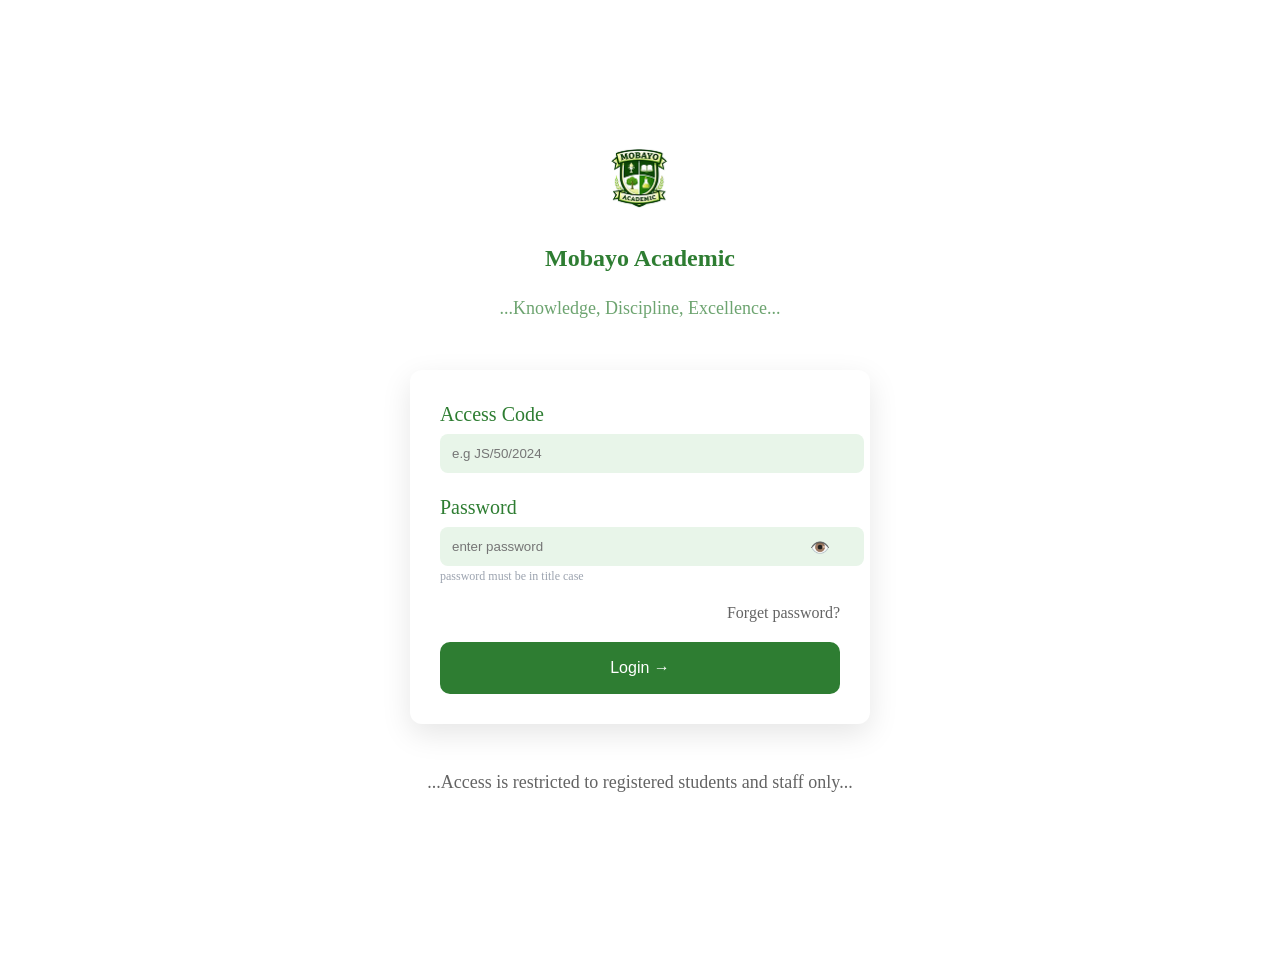
<file: index.html>
<!doctype html>
<html lang="en">
  <head>
    <meta charset="UTF-8" />
    <meta name="viewport" content="width=device-width, initial-scale=1.0" />
    <title>Login | Flama CBT</title>

    <link rel="stylesheet" href="./css/pages/login.css" />
  </head>

  <body>
    <main class="login-page">
      <!-- HEADER -->
      <section class="login-header">
        <img src="./assets/icons/logo.png" alt="School Logo" class="logo" />
        <h1>Mobayo Academic</h1>
        <p class="tagline">...Knowledge, Discipline, Excellence...</p>
      </section>

      <!-- CARD -->
      <section class="login-card">
        <form class="login-form">
          <!-- Access Code -->
          <div class="form-group">
            <label>Access Code</label>
            <input
              type="text"
              id="accessCode"
              placeholder="e.g JS/50/2024"
              required
            />

            <small class="error-message" id="accessError">
              Invalid access code
            </small>
          </div>

          <!-- Password -->
          <div class="form-group">
            <label>Password</label>

            <div class="password-wrapper">
              <input
                type="password"
                placeholder="enter password"
                id="password"
                required
              />
              <span class="toggle-password" id="togglePassword">👁️</span>
            </div>

            <small class="hint">password must be in title case</small>

            <small class="error-message" id="passwordError">
              Incorrect password
            </small>
          </div>

          <!-- Forgot -->
          <div class="forgot">
            <a href="#" id="forgotPasswordLink">Forget password?</a>
          </div>

          <!-- FORGOT PASSWORD MODAL -->
          <div class="modal-overlay" id="forgotModal">
            <div class="forgot-modal">
              <h3>⚠ Password Change Restricted</h3>

              <p>
                Please contact the school authority to recover or reset your
                password.
              </p>

              <button id="closeModal">Okay</button>
            </div>
          </div>

          <!-- Button -->
          <button type="submit" class="login-btn">Login →</button>
        </form>
      </section>

      <!-- FOOTER -->
      <p class="access-note change-color">
        ...Access is restricted to registered students and staff only...
      </p>
    </main>

    <script src="./js/pages/login.js"></script>
  </body>
</html>
</file>
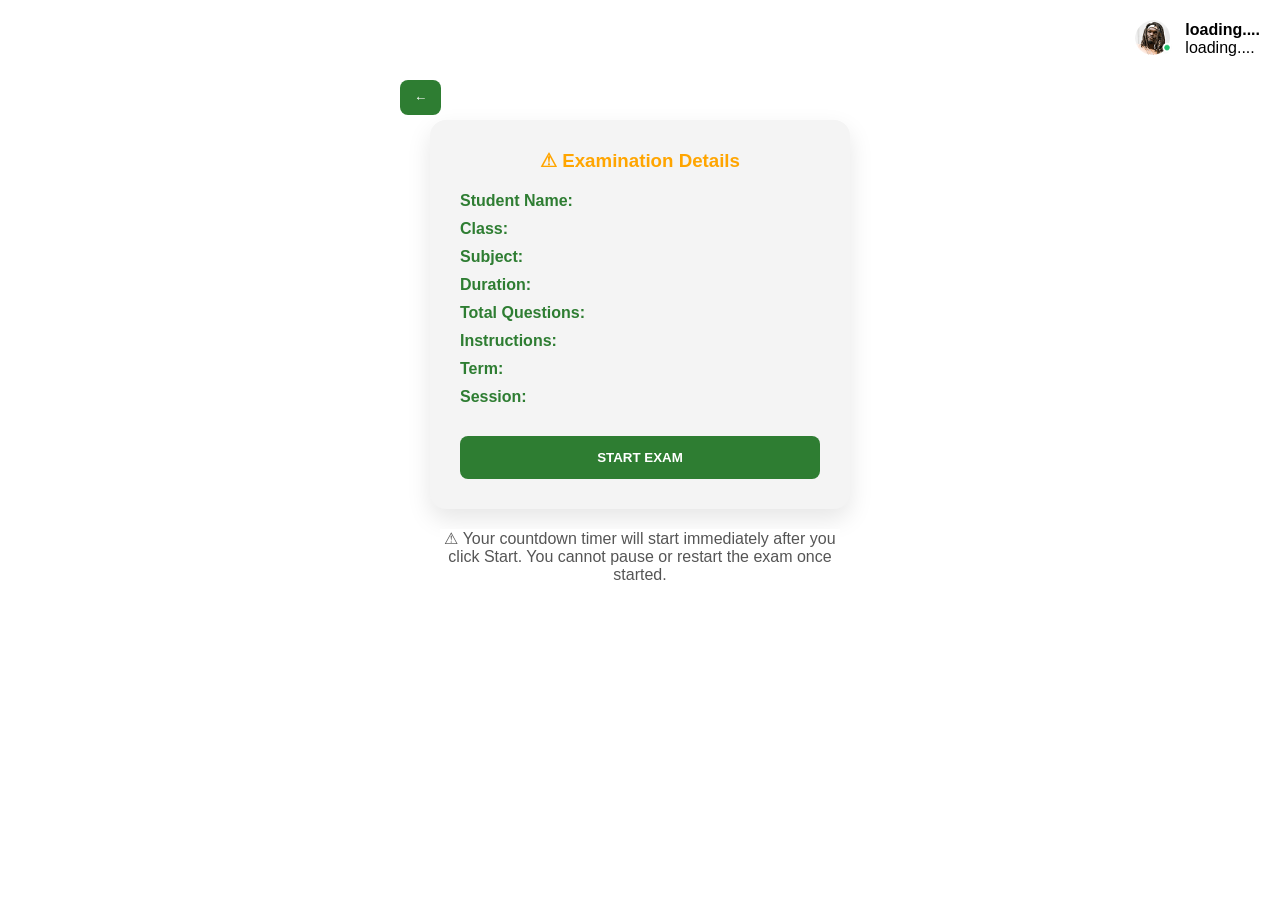
<file: pages/exam-start.html>
<!doctype html>
<html lang="en">
  <head>
    <meta charset="UTF-8" />
    <meta name="viewport" content="width=device-width, initial-scale=1.0" />
    <title>Exam Details</title>

    <link rel="stylesheet" href="../css/pages/exam-start.css" />
  </head>

  <body>
    <!-- TOP RIGHT USER -->
    <div class="top-right">
      <img src="../assets/icons/avatar.png" />
      <div>
        <h4 id="topStudentName">loading....</h4>
        <p id="topStudentClass" >loading....</p>
      </div>
    </div>

    <!-- BACK BUTTON -->
    <button class="back-btn">←</button>

    <!-- EXAM CARD -->
    <div class="exam-container">
      <div class="exam-card">
        <h3 class="warning">⚠ Examination Details</h3>

        <div class="exam-info">
          <p><span>Student Name:</span> <span id="studentName"></span></p>
          <p><span>Class:</span> <span id="studentClass"></span></p>
          <p><span>Subject:</span> <span id="subject"></span></p>
          <p><span>Duration:</span> <span id="duration"></span></p>
          <p><span>Total Questions:</span> <span id="totalQuestions"></span></p>
          <p><span>Instructions:</span> <span id="instructions"></span></p>
          <p><span>Term:</span> <span id="term"></span></p>
          <p><span>Session:</span> <span id="session"></span></p>
        </div>

        <button class="start-btn">START EXAM</button>
      </div>

      <p class="note change-color">
        ⚠ Your countdown timer will start immediately after you click Start. You
        cannot pause or restart the exam once started.
      </p>
    </div>

    <script src="../js/pages/exam-start.js"></script>
  </body>
</html>
</file>
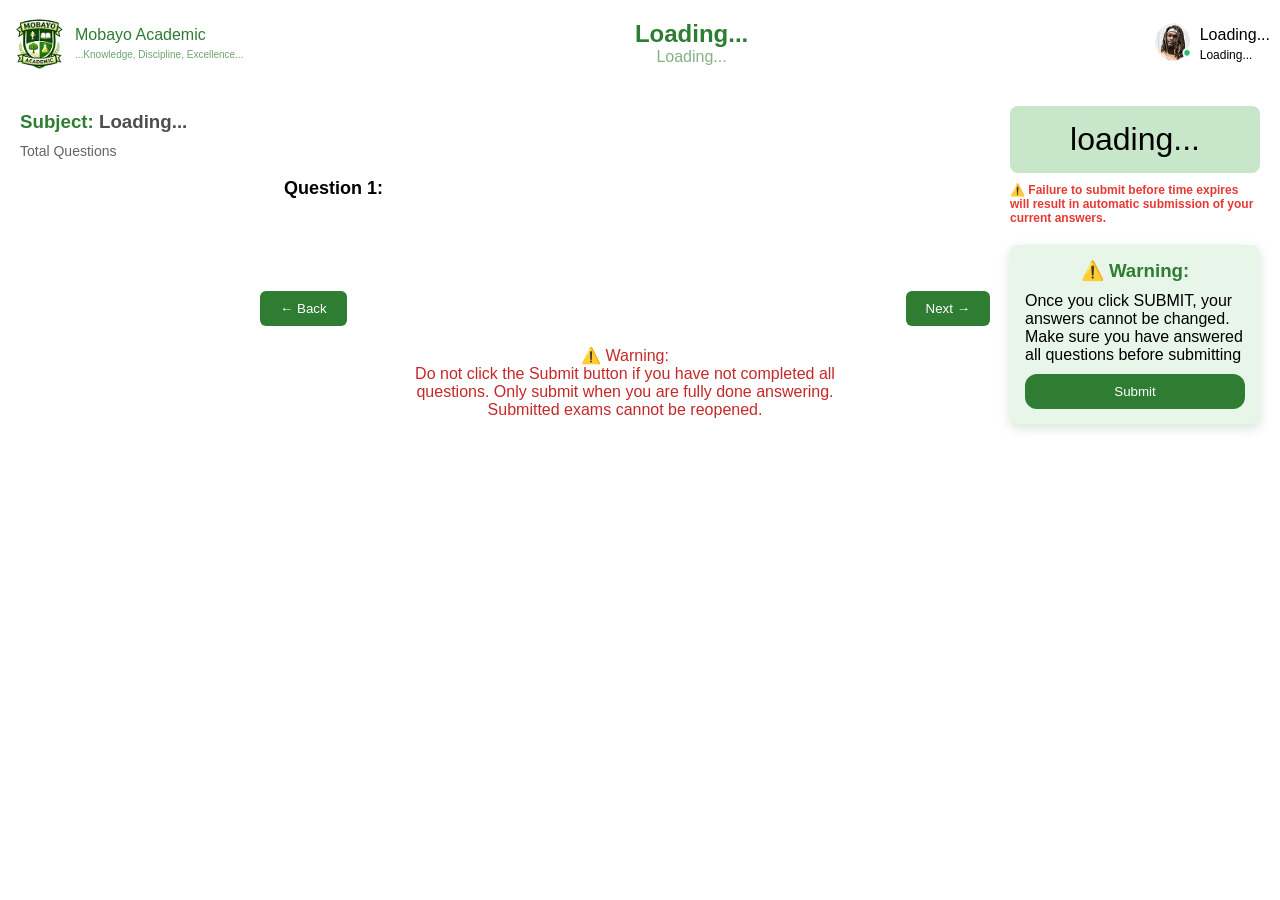
<file: pages/exam.html>
<!doctype html>
<html lang="en">
  <head>
    <meta charset="UTF-8" />
    <meta name="viewport" content="width=device-width, initial-scale=1.0" />
    <title>Exam</title>

    <link rel="stylesheet" href="../css/pages/login.css" />
    <link rel="stylesheet" href="../css/pages/exam.css" />
  </head>

  <body>
    <!-- TOP BAR -->
    <header class="topbar">
      <div class="brand">
        <img src="../assets/icons/logo.png" alt="logo" />
        <div>
          <h2>Mobayo Academic</h2>
          <p>...Knowledge, Discipline, Excellence...</p>
        </div>
      </div>

      <div class="exam-title">
        <h2 id="examTitle">Loading...</h2>
        <p class="sub" id="examInstruction">Loading...</p>
      </div>

      <div class="user-info">
        <img src="../assets/icons/avatar.png" alt="user" />
        <div>
          <h4 id="studentName">Loading...</h4>
          <p id="studentClass">Loading...</p>
        </div>
      </div>
    </header>

    <div class="exam-layout">
      <!-- LEFT PANEL -->
      <aside class="left-panel">
        <h3>Subject: <span id="subjectName">Loading...</span></h3>


        <p>Total Questions</p>

        <div class="question-grid" id="questionGrid"></div>
      </aside>

      <!-- CENTER -->
      <main class="exam-main">
        <!-- <h2>3rd Term Examination</h2>
        <p class="sub">Answer all questions</p> -->

        <div class="question-box">
          <h3 id="questionNumber">Question 1:</h3>
          <p id="questionText"></p>

          <div id="options" class="options"></div>
        </div>

        <div class="nav-buttons">
          <button id="prevBtn">← Back</button>
          <button id="nextBtn">Next →</button>
        </div>

        <p class="warning-text change-color">
          ⚠️ Warning: <br />
          Do not click the Submit button if you have not completed all
          questions. Only submit when you are fully done answering. Submitted
          exams cannot be reopened.
        </p>
      </main>

      <!-- RIGHT PANEL -->
      <aside class="right-panel">
        <div class="timer" id="timer">loading...</div>

        <p class="timer-warning">
          ⚠️ Failure to submit before time expires will result in automatic
          submission of your current answers.
        </p>

        <div class="submit-box">
          <h3>⚠️ Warning:</h3>
          <p>
            Once you click SUBMIT, your answers cannot be changed. Make sure you
            have answered all questions before submitting
          </p>
          <button id="submitBtn" onclick="openModal()">Submit</button>
        </div>
      </aside>
    </div>

    <!-- SUBMIT MODAL -->
    <div id="submitModal" class="modal hidden">
      <div class="modal-content">
        <h2>🚨 Are You Sure?</h2>
        <p>You are about to end and submit your exam.</p>

        <p><strong>📚 Subject:</strong> <span id="modalSubject"></span></p>
        <p><strong>Answered:</strong> <span id="answeredCount"></span></p>
        <p>
          <strong>⚠️ Unanswered:</strong> <span id="unansweredCount"></span>
        </p>

        <p class="warning-text">
          🚨 Warning: Unanswered questions will be marked as wrong.
        </p>

        <div class="modal-actions">
          <button class="back-btn" onclick="closeModal()">
            Back to Questions
          </button>
          <button class="submit-btn" onclick="confirmSubmit()">Submit</button>
        </div>
      </div>
    </div>

    <!-- SUCCESS MODAL -->
    <div id="successModal" class="modal hidden">
      <div class="modal-content success-box">
        <h2>✅ Examination!</h2>
        <p>Submitted successfully!</p>
        <p>
          Your examination has been submitted. Thank you for completing your
          exam.
        </p>

        <button onclick="goToDashboard()">Continue</button>
      </div>
    </div>

    <script src="../js/pages/exam2.js"></script>

    <script></script>
  </body>
</html>
</file>
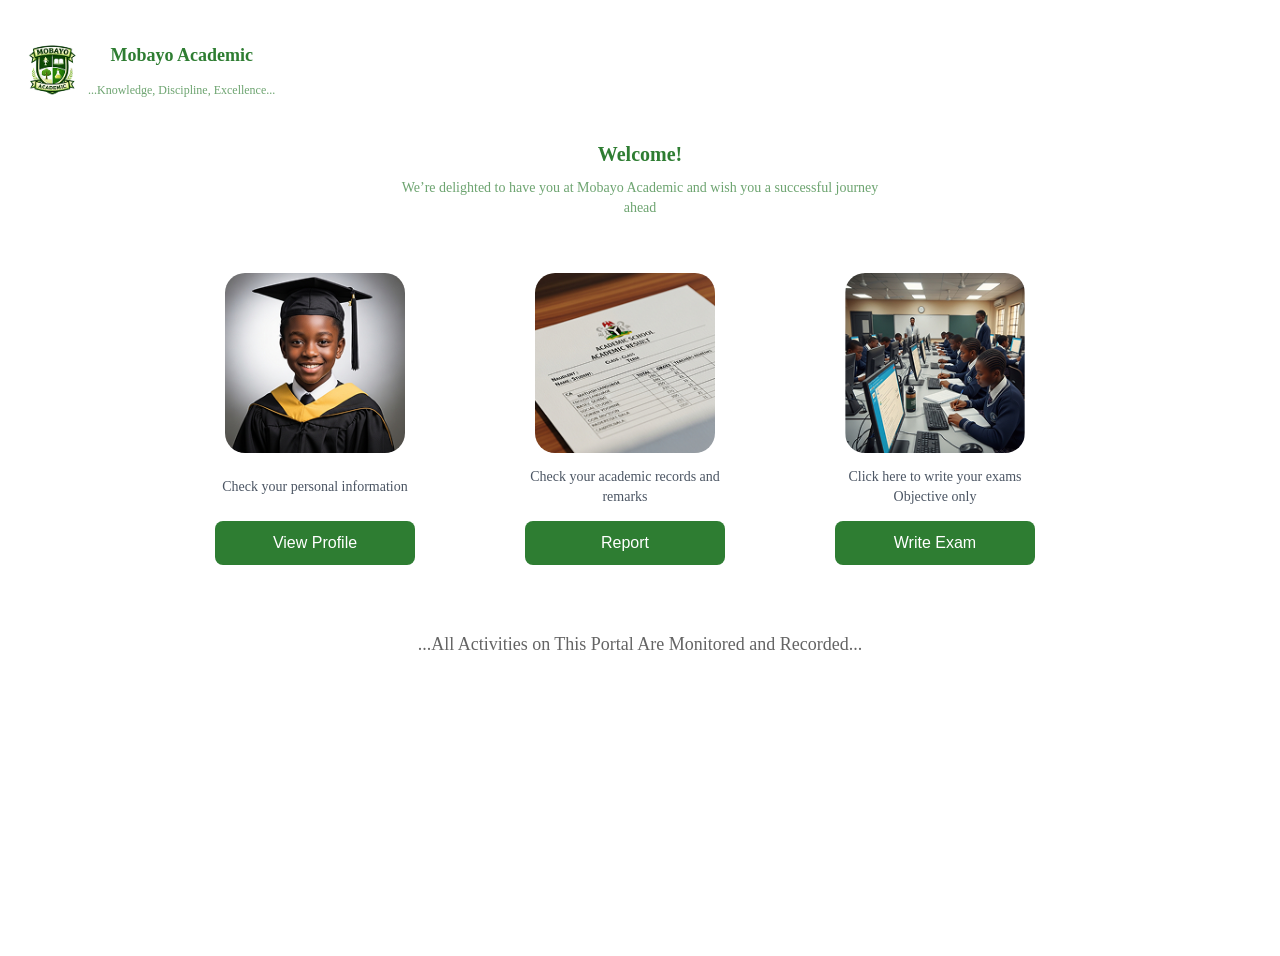
<file: pages/onboarding.html>
<!doctype html>
<html lang="en">
  <head>
    <meta charset="UTF-8" />
    <meta name="viewport" content="width=device-width, initial-scale=1.0" />
    <title>Onboarding | Flama CBT</title>

    <link rel="stylesheet" href="../css/pages/login.css" />
    <link rel="stylesheet" href="../css/pages/onboarding.css" />
  </head>

  <body>
    <main class="onboarding-page">
      <!-- TOP BAR -->
      <header class="topbar">
        <div class="brand">
          <img src="../assets/icons/logo.png" alt="logo" />
          <div>
            <h2>Mobayo Academic</h2>
            <p>...Knowledge, Discipline, Excellence...</p>
          </div>
        </div>
      </header>

      <!-- WELCOME -->
      <section class="welcome">
        <h1 id="welcomeName">Welcome!</h1>
        <p>
          We’re delighted to have you at Mobayo Academic and wish you a
          successful journey ahead
        </p>
      </section>

      <!-- CARDS -->
      <section class="card-grid">
        <!-- Profile -->
        <div class="card">
          <img src="../assets/images/profile.png" alt="Profile" />
          <p>Check your personal information</p>
          <button><a href="../pages/profile.html">View Profile</a></button>
        </div>

        <!-- Report -->
        <div class="card">
          <img src="../assets/images/report.png" alt="Report" />
          <p>Check your academic records and remarks</p>
          <button><a href="../pages/report.html">Report</a></button>
        </div>

        <!-- Exam -->
        <div class="card">
          <img src="../assets/images/exams.png" alt="Exam" />
          <p>
            Click here to write your exams <br />
            Objective only
          </p>
          <button><a href="../pages/exam-start.html">Write Exam</a></button>
        </div>
      </section>

      <!-- FOOTER -->
      <p class="footer-note change-color">
        ...All Activities on This Portal Are Monitored and Recorded...
      </p>
    </main>

     <script src="../js/pages/onboarding.js"></script>
  </body>
</html>
</file>
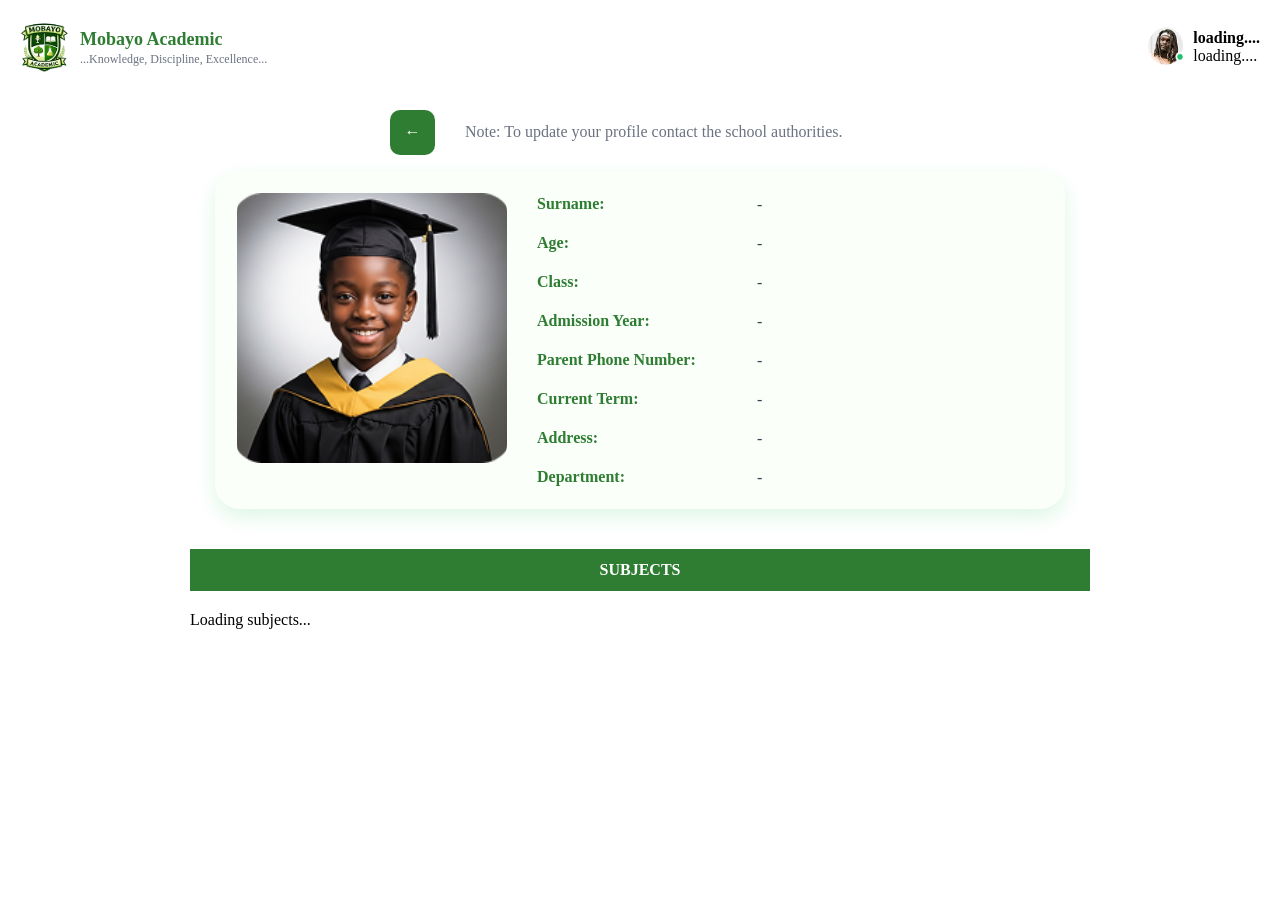
<file: pages/profile.html>
<!doctype html>
<html lang="en">
  <head>
    <meta charset="UTF-8" />
    <meta name="viewport" content="width=device-width, initial-scale=1.0" />
    <title>Profile | Flama CBT</title>

    <link rel="stylesheet" href="../css/pages/login.css" />
    <link rel="stylesheet" href="../css/pages/onboarding.css" />
    <link rel="stylesheet" href="../css/pages/profile.css" />
  </head>

  <body>
    <main class="profile-page">
      <!-- TOP BAR -->
      <header class="topbar">
        <div class="brand">
          <img src="../assets/icons/logo.png" alt="logo" />
          <div>
            <h2>Mobayo Academic</h2>
            <p>...Knowledge, Discipline, Excellence...</p>
          </div>
        </div>

        <div class="user-info">
          <img src="../assets/icons/avatar.png" alt="user" />
          <div>
            <h4 id="topStudentName" >loading....</h4>
            <p id="topStudentClass" >loading....</p>
          </div>
        </div>
      </header>

      <div class="top-section">
        <div class="back-btn">←</div>

        <!-- NOTE -->
        <p class="note change-color">
          Note: To update your profile contact the school authorities.
        </p>
      </div>

      <!-- PROFILE CARD -->
      <!-- <section class="profile-card">
        <div class="profile-image">
          <img src="../assets/images/profile.jpg" alt="student" />
        </div>

        <div class="profile-details">
          <div class="detail">
            <span>Surname:</span>
            <p>Adegbola Abiodun Odunyemi</p>
          </div>
          <div class="detail">
            <span>Age:</span>
            <p>18</p>
          </div>
          <div class="detail">
            <span>Class:</span>
            <p>Jss 3B</p>
          </div>
          <div class="detail">
            <span>Admission Year:</span>
            <p>2025</p>
          </div>
          <div class="detail">
            <span>Parent Phone Number:</span>
            <p>+2348012345678</p>
          </div>
          <div class="detail">
            <span>Current Term:</span>
            <p>3rd Term</p>
          </div>
          <div class="detail">
            <span>Address:</span>
            <p>7, Olumo street, Abeokuta, Ogun state.</p>
          </div>
          <div class="detail">
            <span>Department:</span>
            <p>Art Class</p>
          </div>
        </div>
      </section> -->

      <section class="profile-card">
        <div class="profile-left">
          <img src="../assets/images/profile.png" alt="student" />
        </div>

        <div class="profile-right">
          <div class="detail">
            <span>Surname:</span>
             <p id="studentName" >-</p>

          </div>

          <div class="detail">
            <span>Age:</span>
            <p id="studentAge">-</p>
          </div>

          <div class="detail">
            <span>Class:</span>
            <p id="studentClass">-</p>
          </div>

          <div class="detail">
            <span>Admission Year:</span>
            <p id="studentAdmissionYear">-</p>
          </div>

          <div class="detail">
            <span>Parent Phone Number:</span>
            <p id="studentParentPhone">-</p>
          </div>

          <div class="detail">
            <span>Current Term:</span>
            <p id="studentCurrentTerm">-</p>
          </div>

          <div class="detail full">
            <span>Address:</span>
            <p id="studentAddress">-</p>
          </div>

          <div class="detail">
            <span>Department:</span>
            <p id="studentDepartment" >-</p>
          </div>
        </div>
      </section>

      <!-- SUBJECTS -->
      <section class="subjects-section">
        <div class="subjects-header">SUBJECTS</div>

        <div class="subjects-grid" id="subjectsGrid">
          
          <p>Loading subjects...</p>
          
          <!--
          <ul>
            <li>Computer Studies / ICT</li>
            <li>Further Mathematics</li>
            <li>Basic Science and Technology</li>
            <li>Physical and Health Education</li>
            <li>Entrepreneurship Education</li>
          </ul>

          <ul>
            <li>English Language</li>
            <li>Mathematics</li>
            <li>Biology</li>
            <li>Social Studies</li>
            <li>Home Economics</li>
          </ul>

          <ul>
            <li>Business Studies</li>
            <li>Religious Studies</li>
            <li>Basic Technology</li>
            <li>Security Education</li>
            <li>Civic Education</li>
          </ul>

          <ul>
            <li>Fine Art</li>
            <li>Yoruba</li>
            <li>Music</li>
            <li>Literature</li>
          </ul>
          -->

        </div>
      </section>
    </main>

    <script src="../js/pages/profile.js"></script>
  </body>
</html>
</file>
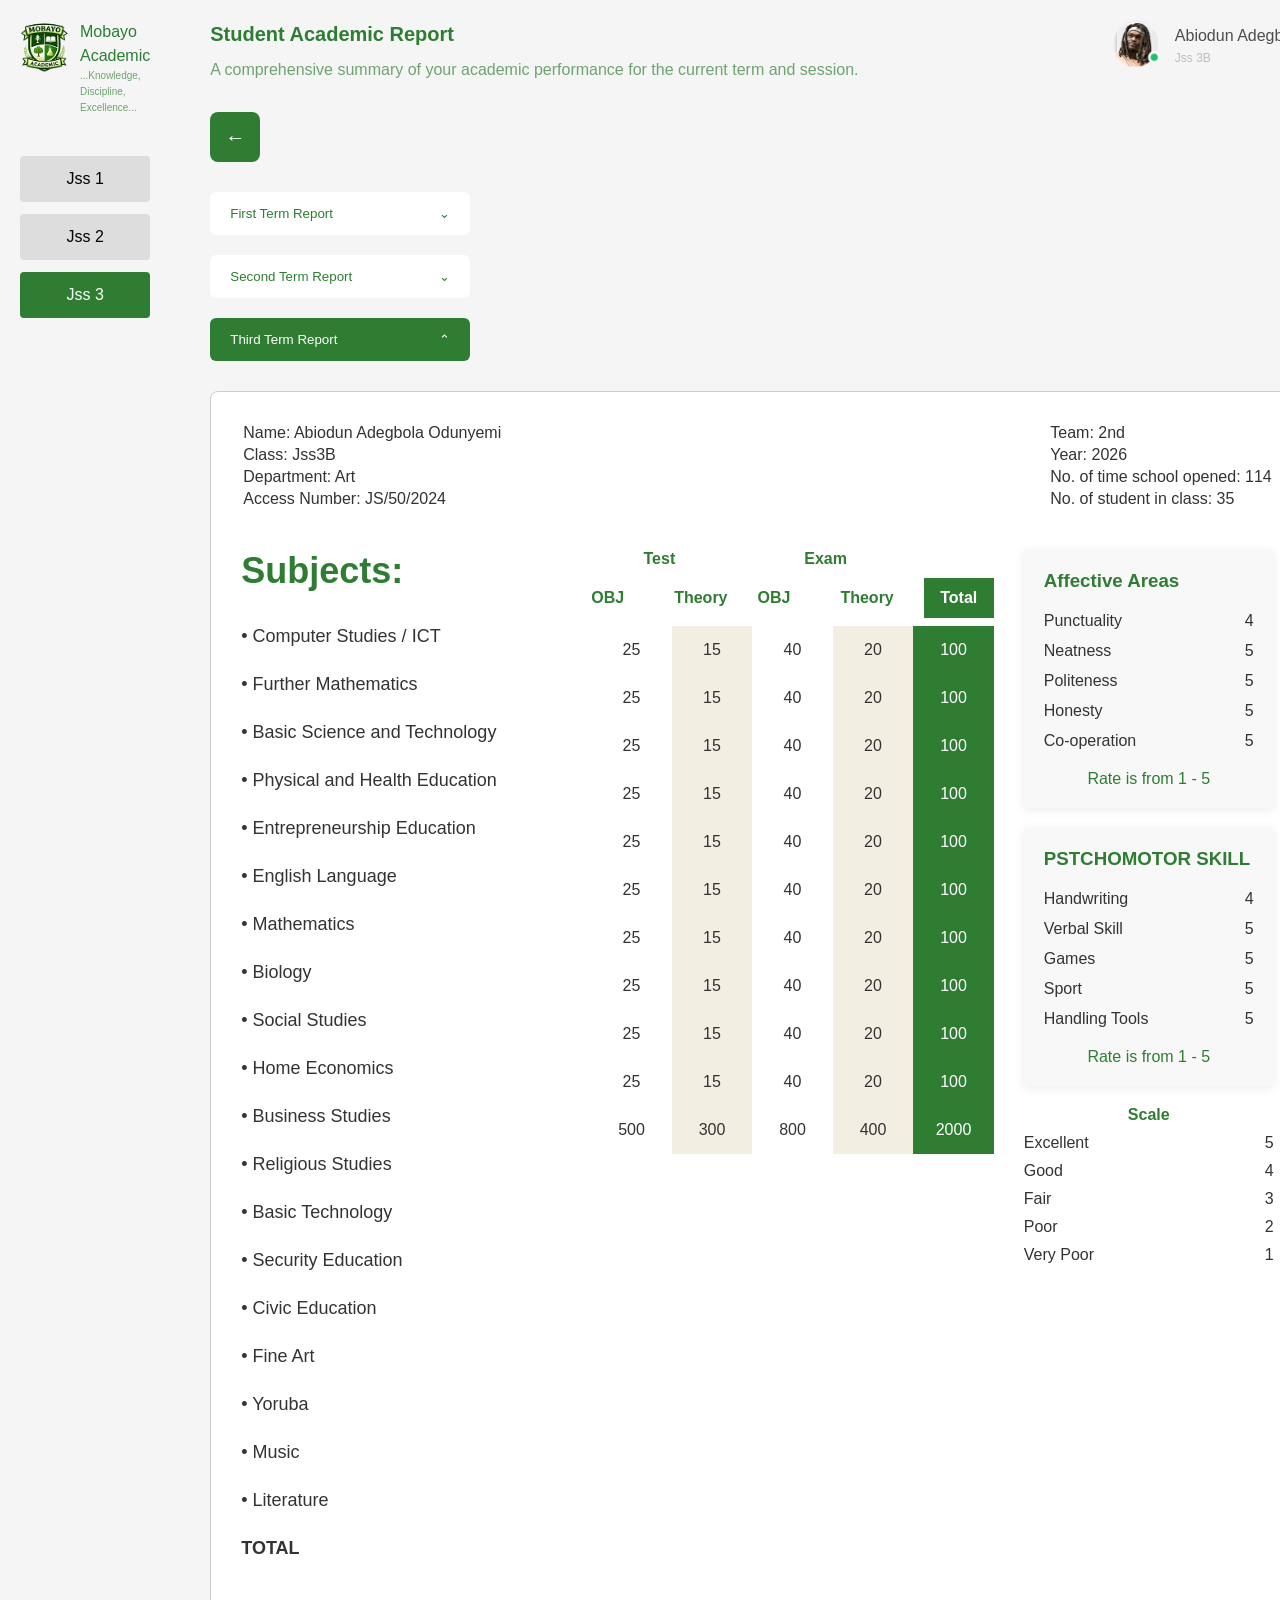
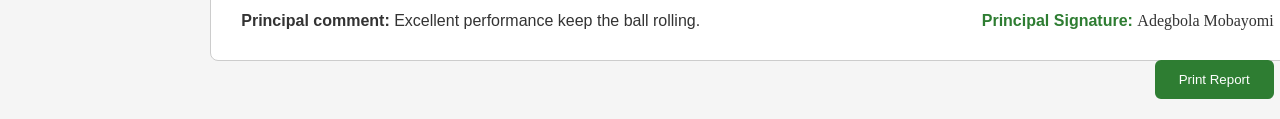
<file: pages/report.html>
<!doctype html>
<html lang="en">
  <head>
    <meta charset="UTF-8" />
    <meta name="viewport" content="width=device-width, initial-scale=1.0" />
    <title>Student Report</title>

    <link rel="stylesheet" href="../css/pages/report.css" />
  </head>
  <body>
    <div class="report-layout">
      <!-- SIDEBAR -->
      <aside class="sidebar">
        <div class="school-brand">
          <img src="../assets/icons/logo.png" alt="School Logo" />

          <div>
            <h2>Mobayo Academic</h2>
            <p>...Knowledge, Discipline, Excellence...</p>
          </div>
        </div>

        <div class="class-buttons">
          <button>Jss 1</button>
          <button>Jss 2</button>
          <button class="active">Jss 3</button>
        </div>
      </aside>

      <!-- MAIN CONTENT -->
      <main class="main-content">
        <!-- TOP HEADER -->
        <header class="top-header">
          <div>
            <h1>Student Academic Report</h1>
            <p>
              A comprehensive summary of your academic performance for the
              current term and session.
            </p>
          </div>

          <div class="student-profile">
            <img src="../assets/icons/avatar.png" alt="avatar" />
            <div>
              <h3>Abiodun Adegbola</h3>
              <span>Jss 3B</span>
            </div>
          </div>
        </header>

        <!-- BACK BUTTON -->
        <button class="back-btn">
          <a href="../pages/onboarding.html">←</a>
        </button>

        <!-- TERM BUTTONS -->
        <div class="term-buttons">
          <button class="dropdown-btn">
            First Term Report
            <span>⌄</span>
          </button>

          <button class="dropdown-btn">
            Second Term Report
            <span>⌄</span>
          </button>

          <button class="dropdown-btn active-term">
            Third Term Report
            <span>⌃</span>
          </button>
        </div>

        <!-- REPORT CARD -->
        <section class="report-card">
          <!-- TOP INFO -->
          <div class="report-info">
            <div class="left-info">
              <p>Name: Abiodun Adegbola Odunyemi</p>
              <p>Class: Jss3B</p>
              <p>Department: Art</p>
              <p>Access Number: JS/50/2024</p>
            </div>

            <div class="right-info">
              <p>Team: 2nd</p>
              <p>Year: 2026</p>
              <p>No. of time school opened: 114</p>
              <p>No. of student in class: 35</p>
            </div>
          </div>

          <!-- REPORT GRID -->
          <div class="report-grid">
            <!-- SUBJECT AREA -->
            <div class="subjects-column">
              <div class="subjects-header">Subjects:</div>

              <div class="subject-row">• Computer Studies / ICT</div>
              <div class="subject-row">• Further Mathematics</div>
              <div class="subject-row">• Basic Science and Technology</div>
              <div class="subject-row">• Physical and Health Education</div>
              <div class="subject-row">• Entrepreneurship Education</div>
              <div class="subject-row">• English Language</div>
              <div class="subject-row">• Mathematics</div>
              <div class="subject-row">• Biology</div>
              <div class="subject-row">• Social Studies</div>
              <div class="subject-row">• Home Economics</div>
              <div class="subject-row">• Business Studies</div>
              <div class="subject-row">• Religious Studies</div>
              <div class="subject-row">• Basic Technology</div>
              <div class="subject-row">• Security Education</div>
              <div class="subject-row">• Civic Education</div>
              <div class="subject-row">• Fine Art</div>
              <div class="subject-row">• Yoruba</div>
              <div class="subject-row">• Music</div>
              <div class="subject-row">• Literature</div>

              <div class="subject-row total-label">TOTAL</div>
            </div>

            <!-- SCORES -->
            <div class="scores-section">
              <!-- HEADERS -->
              <div class="score-top-header">
                <div class="header-group">
                  <h4>Test</h4>

                  <div class="mini-headings">
                    <span>OBJ</span>
                    <span>Theory</span>
                  </div>
                </div>

                <div class="header-group">
                  <h4>Exam</h4>

                  <div class="mini-headings">
                    <span>OBJ</span>
                    <span>Theory</span>
                  </div>
                </div>

                <div class="header-total">Total</div>
              </div>

              <!-- SCORE ROWS -->
              <div class="score-rows">
                <!-- Repeat -->
                <div class="score-row">
                  <span>25</span>
                  <span class="cream">15</span>
                  <span>40</span>
                  <span class="cream">20</span>
                  <span class="green-score">100</span>
                </div>

                <div class="score-row">
                  <span>25</span>
                  <span class="cream">15</span>
                  <span>40</span>
                  <span class="cream">20</span>
                  <span class="green-score">100</span>
                </div>

                <div class="score-row">
                  <span>25</span>
                  <span class="cream">15</span>
                  <span>40</span>
                  <span class="cream">20</span>
                  <span class="green-score">100</span>
                </div>

                <div class="score-row">
                  <span>25</span>
                  <span class="cream">15</span>
                  <span>40</span>
                  <span class="cream">20</span>
                  <span class="green-score">100</span>
                </div>

                <div class="score-row">
                  <span>25</span>
                  <span class="cream">15</span>
                  <span>40</span>
                  <span class="cream">20</span>
                  <span class="green-score">100</span>
                </div>

                <div class="score-row">
                  <span>25</span>
                  <span class="cream">15</span>
                  <span>40</span>
                  <span class="cream">20</span>
                  <span class="green-score">100</span>
                </div>

                <div class="score-row">
                  <span>25</span>
                  <span class="cream">15</span>
                  <span>40</span>
                  <span class="cream">20</span>
                  <span class="green-score">100</span>
                </div>

                <div class="score-row">
                  <span>25</span>
                  <span class="cream">15</span>
                  <span>40</span>
                  <span class="cream">20</span>
                  <span class="green-score">100</span>
                </div>

                <div class="score-row">
                  <span>25</span>
                  <span class="cream">15</span>
                  <span>40</span>
                  <span class="cream">20</span>
                  <span class="green-score">100</span>
                </div>

                <div class="score-row">
                  <span>25</span>
                  <span class="cream">15</span>
                  <span>40</span>
                  <span class="cream">20</span>
                  <span class="green-score">100</span>
                </div>

                <!-- TOTAL -->
                <div class="score-row total-row">
                  <span>500</span>
                  <span class="cream">300</span>
                  <span>800</span>
                  <span class="cream">400</span>
                  <span class="green-score">2000</span>
                </div>
              </div>
            </div>

            <!-- SIDE PANEL -->
            <div class="side-panel">
              <div class="rating-card">
                <h3>Affective Areas</h3>

                <ul>
                  <li>Punctuality <span>4</span></li>
                  <li>Neatness <span>5</span></li>
                  <li>Politeness <span>5</span></li>
                  <li>Honesty <span>5</span></li>
                  <li>Co-operation <span>5</span></li>
                </ul>

                <div class="rate-note">Rate is from 1 - 5</div>
              </div>

              <div class="rating-card">
                <h3>PSTCHOMOTOR SKILL</h3>

                <ul>
                  <li>Handwriting <span>4</span></li>
                  <li>Verbal Skill <span>5</span></li>
                  <li>Games <span>5</span></li>
                  <li>Sport <span>5</span></li>
                  <li>Handling Tools <span>5</span></li>
                </ul>

                <div class="rate-note">Rate is from 1 - 5</div>
              </div>

              <!-- SCALE -->
              <div class="scale-box">
                <h4>Scale</h4>

                <p>Excellent <span>5</span></p>
                <p>Good <span>4</span></p>
                <p>Fair <span>3</span></p>
                <p>Poor <span>2</span></p>
                <p>Very Poor <span>1</span></p>
              </div>
            </div>
          </div>

          <!-- FOOTER -->
          <div class="report-footer">
            <div>
              <strong>Principal comment:</strong>
              Excellent performance keep the ball rolling.
            </div>

            <div class="signature">
              <strong>Principal Signature:</strong>
              <span>Adegbola Mobayomi</span>
            </div>
          </div>

          <button class="print-btn">Print Report</button>
        </section>
        <!-- <section class="report-card">
          
          <div class="report-top">
            <div>
              <p><strong>Name:</strong> Abiodun Adegbola Odunyemi</p>
              <p><strong>Class:</strong> Jss3B</p>
              <p><strong>Department:</strong> Art</p>
              <p><strong>Access Number:</strong> JS/50/2024</p>
            </div>

            <div>
              <p><strong>Team:</strong> 2nd</p>
              <p><strong>Year:</strong> 2026</p>
              <p><strong>No. of time school opened:</strong> 114</p>
              <p><strong>No. of students in class:</strong> 35</p>
            </div>
          </div>

         
          <div class="table-wrapper">
            <table>
              <thead>
                <tr>
                  <th>Subjects</th>
                  <th>OBJ</th>
                  <th>Theory</th>
                  <th>OBJ</th>
                  <th>Theory</th>
                  <th>Total</th>
                </tr>
              </thead>

              <tbody>
                <tr>
                  <td>Computer Studies / ICT</td>
                  <td>25</td>
                  <td>15</td>
                  <td>40</td>
                  <td>20</td>
                  <td class="green">100</td>
                </tr>

                <tr>
                  <td>Mathematics</td>
                  <td>25</td>
                  <td>15</td>
                  <td>40</td>
                  <td>20</td>
                  <td class="green">100</td>
                </tr>

                <tr>
                  <td>English Language</td>
                  <td>25</td>
                  <td>15</td>
                  <td>40</td>
                  <td>20</td>
                  <td class="green">100</td>
                </tr>
              </tbody>
            </table>
          </div>

          
          <div class="report-footer">
            <div>
              <strong>Principal comment:</strong>
              Excellent performance keep the ball rolling.
            </div>

            <div class="signature">
              <strong>Principal Signature:</strong>
              <span>Adebola Mobayomi</span>
            </div>
          </div>

          <button class="print-btn">Print Report</button>
        </section> -->
      </main>
    </div>

    <script src="../js/pages/report.js"></script>
  </body>
</html>
</file>
<file: css/pages/login.css>
/* body {
  font-family: inter;
  background: #ffffff;
  margin: 0;
  padding: 0;
} */

.login-page {
  min-height: 100vh;
  display: flex;
  flex-direction: column;
  align-items: center;
  justify-content: center;
  gap: 30px;
  text-align: center;
  padding: 20px;
}

/* Header */
.login-header .logo {
  width: 60px;
  margin-bottom: 10px;
}

.login-header h1 {
  color: #2e7d32;
  font-size: 24px;
  font-weight: 700;
  line-height: 32px;
}

.tagline {
  color: #6da470;
  font-size: 18px;
  font-weight: 500;
  line-height: 28px;
}

/* Card */
.login-card {
  background: #fff;
  padding: 30px;
  border-radius: 12px;
  width: 100%;
  max-width: 400px;
  box-shadow: 0 10px 30px rgba(0, 0, 0, 0.1);
}

/* Form */
.login-form {
  display: flex;
  flex-direction: column;
  gap: 20px;
}

.form-group {
  text-align: left;
}

.form-group label {
  font-size: 20px;
  font-weight: 500;
  line-height: 28px;
  color: #2e7d32;
  margin-bottom: 6px;
  display: block;
}

/* Inputs */
.form-group input {
  width: 100%;
  padding: 12px;
  border-radius: 8px;
  border: none;
  background: #e8f5e9;
  outline: none;
  transition: all 0.3s ease;
}

.form-group input:focus {
  background: #f3f0f0;
  border: 2px solid #4caf50;
  box-shadow: 0 0 0 2px #2e7d32;
}

/* Password */
.password-wrapper {
  position: relative;
}

.toggle-password {
  position: absolute;
  right: 10px;
  top: 50%;
  transform: translateY(-50%);
  cursor: pointer;
}

.hint {
  font-size: 12px;
  line-height: 16px;
  font-weight: 400;
  color: #9ca3af;
}

/* Forgot */
.forgot {
  text-align: right;
}

.forgot a {
  font-size: 16px;
  color: #646464;
  text-decoration: none;
}

/* Button */
.login-btn {
  padding: 14px;
  background: #2e7d32;
  color: white;
  border: none;
  border-radius: 10px;
  font-size: 16px;
  font-weight: 500;
  line-height: 24px;
  cursor: pointer;
}

.login-btn:hover {
  background: #4caf50;
  box-shadow: 0 4px 15px rgba(76, 175, 80, 0.3);
}

/* Footer */
.access-note {
  font-size: 18px;
  font-weight: 500;
  color: #646464;
}

.change-color {
  /* width: 100%;
  height: 5px; */
  animation: changeColor 2s infinite alternate;
}
@keyframes changeColor {
  0% {
    color: #646464;
  }

  50% {
    color: red;
  }

  100% {
    color: #f97316;
  }
}

/* Responsive */
@media (max-width: 480px) {
  .login-card {
    padding: 20px;
  }

  .login-header h1 {
    font-size: 20px;
  }
}

/* FOR ERROR STATE  */

/* Invalid Input State */
.input-error {
  border: 2px solid #e53935 !important;
  background: #ffeaea !important;
  color: #e53935;
}

.input-error::placeholder {
  color: #e57373;
}

/* Error message */
.error-message {
  color: #e53935;
  font-size: 1.3rem;
  margin-top: 6px;
  display: none;
}

/* section for the popup message */

/* MODAL OVERLAY */
.modal-overlay {
  position: fixed;
  inset: 0;
  background: rgba(0, 0, 0, 0.45);

  display: flex;
  align-items: center;
  justify-content: center;

  opacity: 0;
  visibility: hidden;

  transition: 0.3s ease;
  z-index: 999;
}

/* SHOW MODAL */
.modal-overlay.active {
  opacity: 1;
  visibility: visible;
}

/* MODAL BOX */
.forgot-modal {
  background: #fff;
  width: 90%;
  max-width: 420px;

  padding: 2rem;
  border-radius: 18px;
  border: 1px solid #256528;

  text-align: center;
  box-shadow: 0 10px 40px rgba(0, 0, 0, 0.15);

  animation: popup 0.3s ease;
}

.forgot-modal h3 {
  font-size: 1.5rem;
  color: #ba3f3f;
  margin-bottom: 1.5rem;
}

.forgot-modal p {
  font-size: 1.25rem;
  line-height: 1.7;
  color: #2e7d32;
  margin-bottom: 2rem;
}

.forgot-modal button {
  border: none;
  background: #2e7d32;
  color: #fff;

  padding: 1rem 2rem;
  border-radius: 10px;

  font-size: 1.25rem;
  cursor: pointer;

  transition: 0.3s ease;
}

.forgot-modal button:hover {
  background: #256528;
}

@keyframes popup {
  from {
    transform: scale(0.85);
    opacity: 0;
  }

  to {
    transform: scale(1);
    opacity: 1;
  }
}
</file>
<file: css/pages/exam-start.css>
* {
  box-sizing: border-box;
  margin: 0;
  padding: 0;

  background-color: white;
}

body {
  background: white;
  font-family: Arial, sans-serif;
}

/* Top right user */
.top-right {
  position: absolute;
  top: 20px;
  right: 20px;
  display: flex;
  align-items: center;
  gap: 10px;
}

.top-right img {
  width: 40px;
  border-radius: 50%;
}

/* Back button */
.back-btn {
  position: absolute;
  top: 80px;
  left: 400px;
  padding: 10px 14px;
  background: #2e7d32;
  color: white;
  border: none;
  border-radius: 8px;
  cursor: pointer;
}

/* Container */
.exam-container {
  display: flex;
  flex-direction: column;
  align-items: center;
  margin-top: 120px;

  background-color: white;
}

/* Card */
.exam-card {
  background: #f4f4f4;
  padding: 30px;
  border-radius: 16px;
  width: 420px;
  max-width: 90%;
  box-shadow: 0 10px 25px rgba(0, 0, 0, 0.1);
  text-align: center;
}

/* Title */
.warning {
  color: orange;
  margin-bottom: 20px;
}

/* Info */
.exam-info {
  text-align: left;
}

.exam-info p {
  margin: 10px 0;
  font-size: 16px;
}

.exam-info span {
  color: #2e7d32;
  font-weight: bold;
}

/* Button */
.start-btn {
  margin-top: 20px;
  width: 100%;
  padding: 14px;
  background: #2e7d32;
  color: white;
  border: none;
  border-radius: 8px;
  font-weight: bold;
  cursor: pointer;
}

/* Note */
.note {
  margin-top: 20px;
  color: #555;
  text-align: center;
  max-width: 400px;
}

/* Responsive */
@media (max-width: 600px) {
  .exam-card {
    padding: 20px;
  }

  .exam-info p {
    font-size: 14px;
  }
}

.warning,
.exam-info,
.exam-info p,
.exam-info span {
  background-color: #f4f4f4;
}

.start-btn:hover {
  background: #4caf50;
  box-shadow: 0 4px 15px rgba(76, 175, 80, 0.3);
}

.change-color {
  /* width: 100%;
  height: 5px; */
  animation: changeColor 2s infinite alternate;
}
@keyframes changeColor {
  0% {
    color: #646464;
  }

  50% {
    color: red;
  }

  100% {
    color: #f97316;
  }
}

.back-btn:hover {
  background: #1b5e20;
}
</file>
<file: css/pages/exam.css>
* {
  box-sizing: border-box;
  margin: 0;
  padding: 0;
}

body {
  background: #ffffff;
  font-family: Arial, sans-serif;
}

.exam-layout {
  display: flex;
  gap: 20px;
  padding: 20px;
}

/* LEFT PANEL */
.left-panel {
  width: 220px;
}

.question-grid {
  display: grid;
  grid-template-columns: repeat(5, 1fr);
  gap: 8px;
}

.question-grid button {
  padding: 8px;
  border: none;
  background: #ddd;
  cursor: pointer;
  border-radius: 4px;
}

.question-grid button.answered {
  background: #2e7d32;
  color: white;
}

.question-grid button.active {
  border: 2px solid black;
}

/* MAIN */
.exam-main {
  flex: 1;
  text-align: center;
}

.sub {
  color: #666;
}

.question-box {
  margin: 48px 0;
  text-align: left;
  background: #ffffff;
  padding: 24px;
  border-radius: 12px;
  /* box-shadow: 0 6px 18px rgba(16, 24, 40, 0.06);
  border: 1px solid #efefef; */
}

.question-box h3#questionNumber {
  font-weight: 600;
  font-size: 18px;
  margin-bottom: 8px;
}

.question-box p#questionText {
  font-weight: 700;
  font-size: 20px;
  margin-top: 10px;
  color: #222;
}

.options {
  margin-top: 20px;
  display: flex;
  flex-direction: column;
  gap: 10px;
}

.options button {
  padding: 10px;
  border: 1px solid #ccc;
  font-weight: 400;
  cursor: pointer;
  background: white;
  text-align: left;
  border-radius: 8px;
}

.options button.selected {
  background: #2e7d32;
  color: white;
}

/* NAV */
.nav-buttons {
  display: flex;
  justify-content: space-between;
  margin: 20px 0;
}

.nav-buttons button {
  padding: 10px 20px;
  background: #2e7d32;
  color: white;
  border: none;
  border-radius: 6px;
}

/* RIGHT */
.right-panel {
  width: 250px;
}

.timer {
  font-size: 32px;
  background: #c8e6c9;
  padding: 15px;
  text-align: center;
  border-radius: 8px;
}

.submit-box {
  margin-top: 20px;
  background: #e8f5e9;
  padding: 15px;
  border-radius: 8px;
  box-shadow: 0 4px 12px rgba(46, 125, 50, 0.2);
}

.submit-box button {
  width: 100%;
  margin-top: 10px;
  padding: 10px;
  background: #2e7d32;
  color: white;
  border: none;
  border-radius: 12px;
}

/* MOBILE */
@media (max-width: 900px) {
  .exam-layout {
    flex-direction: column;
  }

  .left-panel,
  .right-panel {
    width: 100%;
  }
}

/* Topbar */
.topbar {
  display: flex;
  justify-content: space-between;
  align-items: center;
}

.brand {
  display: flex;
  gap: 10px;
  align-items: center;
}

.brand img {
  width: 50px;
}

.brand h2 {
  color: #2e7d32;
  font-size: 16px;
  line-height: 24px;
  font-weight: 500;
}

.brand p {
  font-size: 12px;
  color: #6da470;
  font-size: 10px;
  line-height: 16px;
  font-weight: 400;
}

.back-btn {
  width: 45px;
  height: 45px;
  background: #2e7d32;
  color: white;
  display: flex;
  align-items: center;
  justify-content: center;
  border-radius: 10px;
  margin: 20px auto;
  cursor: pointer;
}

.warning-text {
  max-width: 440px;
  margin: 10px auto;
}

.change-color {
  /* width: 100%;
  height: 5px; */
  animation: changeColor 2s infinite alternate;
}
@keyframes changeColor {
  0% {
    color: #646464;
  }

  50% {
    color: red;
  }

  100% {
    color: #f97316;
  }
}

.submit-box h3 {
  margin-bottom: 10px;
  text-align: center;
  color: #2e7d32;
}

.timer-warning {
  font-size: 12px;
  margin-top: 10px;
  color: #e53935;
  font-weight: bold;
}

.exam-title {
  text-align: center;
  margin: 20px 0;

  color: #2e7d32;
}

.sub {
  color: #82b184;
}

.left-panel {
  margin-top: 5px;
  margin-bottom: 5px;
}

.left-panel h3 {
  margin-bottom: 10px;
  color: #2e7d32;
}

.left-panel p {
  font-size: 14px;
  color: #646464;
  margin-bottom: 10px;
}

/* User */
.user-info {
  display: flex;
  align-items: center;
  gap: 5px;

  margin: 10px;
}

.user-info img {
  width: 40px;
  height: 40px;
  border-radius: 50%;
}

.user-info h4 {
  font-size: 16px;
  line-height: 24px;
  font-weight: 400;
}

.user-info p {
  font-size: 12px;
  line-height: 16px;
  font-weight: 400;
}

/* MODAL */
.modal {
  position: fixed;
  top: 0;
  left: 0;
  width: 100%;
  height: 100%;
  background: rgba(0, 0, 0, 0.5);
  display: flex;
  align-items: center;
  justify-content: center;
  z-index: 1000;
}

.hidden {
  display: none;
}

.modal-content {
  background: #fff;
  padding: 30px;
  border-radius: 20px;
  width: 600px;
  text-align: center;
  border: 2px solid #2e7d32;
  color: #2e7d32;
}

.modal-content h2 {
  color: #2e7d32;
  margin-bottom: 10px;
}

.warning-text {
  color: #c62828;
  margin-top: 10px;
}

.modal-actions {
  display: flex;
  justify-content: space-between;
  margin-top: 20px;
  align-items: center;
}

.back-btn {
  background: #eee;
  color: #333;
  width: 45%;
  height: 45px;
}

.back-btn:hover {
  background: #ddd;
}

.submit-btn {
  background: #2e7d32;
  width: 45%;
  height: 45px;
  border-radius: 12px;
}

.submit-btn:hover {
  background: #27632a;
}

/* final submission */

.success-box {
  border: 2px solid #2e7d32;
}

.success-box h2 {
  color: #2e7d32;
  margin-bottom: 10px;
}

.success-box button {
  margin-top: 20px;
  background: #2e7d32;
  width: 30%;
  height: 45px;
  border-radius: 12px;
}

.success-box button:hover {
  background: #27632a;
}

.left-panel span {
  color: #4d4d4d;
}

#submitBtn:hover,
#prevBtn:hover,
#nextBtn:hover {
  background: #59d25f;
}

.brand,
.user-info {
  margin-left: 15px;
}
</file>
<file: css/pages/onboarding.css>
.onboarding-page {
  min-height: 100vh;
  padding: 20px;
  text-align: center;
}

/* Topbar */
.topbar {
  display: flex;
  justify-content: flex-start;
  margin-bottom: 30px;
}

.brand {
  display: flex;
  align-items: center;
  gap: 10px;
}

.brand img {
  width: 50px;
}

.brand h2 {
  color: #2e7d32;
  font-size: 18px;
  font-weight: 700;
  line-height: 24px;
}

.brand p {
  font-size: 12px;
  color: #6da470;
  font-weight: 500;
  line-height: 16px;
}

/* Welcome */
.welcome h1 {
  color: #2e7d32;
  margin-bottom: 10px;
  font-weight: 700;
  line-height: 28px;
  font-size: 20px;
  font-style: bold;
}

.welcome p {
  color: #6da470;
  max-width: 500px;
  margin: 0 auto 40px;
  line-height: 20px;
  font-size: 14px;
  font-weight: 400;
}

/* Grid */
.card-grid {
  display: grid;
  grid-template-columns: repeat(3, 1fr);
  gap: 30px;
  max-width: 900px;
  margin: 0 auto;
}

/* Card */
.card {
  display: flex;
  flex-direction: column;
  justify-content: space-between;
  align-items: center;
  max-width: 200px;

  padding: 14px 24px;
  background: white;
  border: 1px solid white;
  border-radius: 12px;
  transition: all 0.3s ease;
  cursor: pointer;
}

.card:hover {
  background-color: #f0fdf4;
  border-color: #22c55e;
  transform: translateY(-3px) scale(1.02);
  box-shadow: 0 8px 20px rgba(0, 0, 0, 0.1);
}

.card img {
  width: 180px;
  height: 180px;
  object-fit: cover;
  border-radius: 20px;
}

.card p {
  font-size: 14px;
  color: #4b5563;
  line-height: 20px;
  font-weight: 400;
}

.card button {
  padding: 10px 20px;
  background: #2e7d32;
  color: white;
  border: none;
  border-radius: 8px;
  cursor: pointer;
  width: 100%;

  line-height: 24px;
  font-size: 16px;
  font-weight: 500;
}

.card button a {
  color: white;
  text-decoration: none;
  display: block;
  width: 100%;
  height: 100%;
}

/* Footer */
.footer-note {
  margin-top: 50px;
  font-size: 18px;
  color: #646464;
  line-height: 28px;
}

/* Responsive */
@media (max-width: 900px) {
  .card-grid {
    grid-template-columns: 1fr 1fr;
  }
}

@media (max-width: 600px) {
  .card-grid {
    grid-template-columns: 1fr;
  }

  .brand {
    flex-direction: column;
    align-items: flex-start;
  }

  .welcome h1 {
    font-size: 22px;
  }
}

.card button:hover {
  opacity: 50%;
}
</file>
<file: css/pages/profile.css>
* {
  margin: 0;
  padding: 0;
  box-sizing: border-box;
}

.profile-page {
  padding: 20px;
}

/* Topbar */
.topbar {
  display: flex;
  justify-content: space-between;
  align-items: center;
}

.brand {
  display: flex;
  gap: 10px;
  align-items: center;
}

.brand img {
  width: 50px;
}

.brand h2 {
  color: #2e7d32;
}

.brand p {
  font-size: 12px;
  color: #6b7280;
}

.back-btn {
  width: 45px;
  height: 45px;
  background: #2e7d32;
  color: white;
  display: flex;
  align-items: center;
  justify-content: center;
  border-radius: 10px;
  margin: 20px auto;
  cursor: pointer;
}

/* User */
.user-info {
  display: flex;
  align-items: center;
  gap: 5px;
}

.user-info img {
  width: 40px;
  height: 40px;
  border-radius: 50%;
}

.top-section {
  display: flex;
  align-items: center;
  gap: 30px;

  margin: 10px auto;
  text-align: center;
  max-width: 500px;
}

.note {
  margin: 0;
}

.back-btn {
  margin: 0;
}

/* Note */
.note {
  text-align: center;
  margin: 20px 0;
  color: #6b7280;
}

/* .profile-card {
  display: flex;
  gap: 40px;
  background: #eef7f0;
  padding: 30px;
  border-radius: 20px;
  max-width: 900px;
  margin: 0 auto;
  box-shadow: 0 8px 20px rgba(46, 125, 50, 0.15);
} */

.profile-card {
  display: flex;
  gap: 30px;
  align-items: flex-start;
  background: #fafff9;
  border-radius: 25px;
  padding: 22px;
  max-width: 850px;
  margin: auto;

  box-shadow: 0 8px 20px rgba(34, 197, 94, 0.15);
}

/* .profile-left img {
  width: 240px;
  border-radius: 20px;
} */

.profile-left img {
  width: 270px;
  height: 270px;
  object-fit: cover;
  border-radius: 18px;
}

/* .profile-right {
  display: grid;
  grid-template-columns: 1fr 1fr;
  gap: 15px 40px;
  flex: 1;
} */

.profile-right {
  flex: 1;
  display: flex;
  flex-direction: column;
  gap: 18px;
}

/* .detail span {
  font-size: 13px;
  font-weight: 600;
  color: #2e7d32;
}

.detail p {
  font-size: 14px;
  color: #374151;
  margin-top: 4px;
}

.detail.full {
  grid-column: span 2;
} */

.detail {
  display: grid;
  grid-template-columns: 220px 1fr;
  align-items: center;
}

.detail span {
  font-size: 16px;
  font-weight: 700;
  color: #2e7d32;
}

.detail p {
  margin: 0;
  font-size: 16px;
  color: #2e7d32;
}

.subjects-header {
  max-width: 900px;
  margin: 40px auto 0;
  background: #2e7d32;
  color: white;
  padding: 12px;
  text-align: center;
  font-weight: bold;
}

.subjects-grid {
  max-width: 900px;
  margin: 20px auto;
  display: grid;
  grid-template-columns: repeat(4, 1fr);
  gap: 20px;
}

/* Image */
.profile-image img {
  width: 220px;
  border-radius: 20px;
}

/* Details */
.profile-details {
  display: grid;
  grid-template-columns: 1fr 1fr;
  gap: 15px 30px;
  flex: 1;
}

.detail span {
  font-weight: 600;
  color: #2e7d32;
}

.detail p {
  margin-top: 3px;
  color: #374151;
}

/* Subjects */
.subjects-section {
  margin-top: 40px;
}

.subjects-header {
  background: #2e7d32;
  color: white;
  padding: 12px;
  text-align: center;
  font-weight: bold;
}

.subjects-grid {
  display: grid;
  grid-template-columns: repeat(4, 1fr);
  margin-top: 20px;
  gap: 20px;
}

.subjects-grid ul {
  list-style: disc;
  padding-left: 20px;
}

.subjects-grid li {
  margin-bottom: 10px;
  color: #374151;
}

/* Responsive */
@media (max-width: 900px) {
  .profile-card {
    flex-direction: column;
    text-align: center;
  }

  .profile-details {
    grid-template-columns: 1fr;
  }

  .subjects-grid {
    grid-template-columns: 1fr 1fr;
  }
}

@media (max-width: 500px) {
  .subjects-grid {
    grid-template-columns: 1fr;
  }
}

.subjects-grid li:hover {
  color: #2e7d32;
}

@media (max-width: 900px) {
  .profile-card {
    flex-direction: column;
    align-items: center;
    text-align: center;
  }

  .profile-right {
    grid-template-columns: 1fr;
  }

  .detail.full {
    grid-column: span 1;
  }

  .subjects-grid {
    grid-template-columns: 1fr 1fr;
  }
}

@media (max-width: 500px) {
  .subjects-grid {
    grid-template-columns: 1fr;
  }
}

.back-btn:hover {
  background: #1b5e20;
}
</file>
<file: css/pages/report.css>
* {
  margin: 0;
  padding: 0;
  box-sizing: border-box;
}

body {
  font-family: Arial, sans-serif;
  background: #f5f5f5;
  color: #333;
}

/* LAYOUT */

.report-layout {
  display: flex;
  min-height: 100vh;
}

/* SIDEBAR */

.sidebar {
  width: 240px;
  padding: 20px;
}

.school-brand {
  display: flex;
  align-items: flex-start;
  gap: 10px;
  margin-bottom: 40px;
}

.school-brand img {
  width: 50px;
}

.school-brand h2 {
  font-size: 16px;
  line-height: 24px;
  font-weight: 500;
  color: #2e7d32;
}

.school-brand p {
  font-size: 10px;
  line-height: 16px;
  font-weight: 400;
  color: #6da470;
}

.class-buttons {
  display: flex;
  flex-direction: column;
  gap: 12px;
}

.class-buttons button {
  border: none;
  padding: 14px;
  border-radius: 4px;
  background: #ddd;
  cursor: pointer;
  font-size: 16px;
}

.class-buttons .active {
  background: #2e7d32;
  color: #fff;
}

/* MAIN CONTENT */

.main-content {
  flex: 1;
  padding: 20px 40px;
}

/* TOP HEADER */

.top-header {
  display: flex;
  justify-content: space-between;
  align-items: flex-start;
  margin-bottom: 30px;
}

.top-header h1 {
  color: #2e7d32;
  line-height: 28px;
  font-size: 20px;
  font-weight: 700;
  margin-bottom: 10px;
}

.top-header p {
  color: #6da470;
  line-height: 24px;
  font-size: 16px;
  font-weight: 400;
}

.student-profile {
  display: flex;
  align-items: center;
  gap: 12px;
}

.student-profile img {
  width: 50px;
  height: 50px;
  border-radius: 50%;
  object-fit: cover;
}

.student-profile h3 {
  color: #4d4d4d;
  font-size: 16px;
  font-weight: 400;
  line-height: 24px;
}

.student-profile span {
  color: #bcbcbc;
  font-size: 12px;
  line-height: 16px;
  font-weight: 400;
}

/* BACK BUTTON */

.back-btn {
  width: 50px;
  height: 50px;
  border: none;
  border-radius: 8px;
  background: #2e7d32;
  color: #fff;
  font-size: 20px;
  margin-bottom: 30px;
  cursor: pointer;
}

/* TERM BUTTONS */

.term-buttons {
  display: flex;
  flex-direction: column;
  gap: 20px;
  margin-bottom: 30px;
}

.dropdown-btn {
  width: 260px;
  padding: 14px 20px;
  border: none;
  border-radius: 6px;
  background: #fff;
  color: #2e7d32;
  display: flex;
  justify-content: space-between;
  align-items: center;
  cursor: pointer;
}

.active-term {
  background: #2e7d32;
  color: #fff;
}

/* REPORT CARD */

.report-card {
  background: #fff;
  border: 1px solid #ccc;
  padding: 30px;
  border-radius: 8px;
}

.report-top {
  display: flex;
  justify-content: space-between;
  margin-bottom: 40px;
  gap: 30px;
}

.report-top p {
  margin-bottom: 10px;
}

/* TABLE */

.table-wrapper {
  overflow-x: auto;
}

table {
  width: 100%;
  border-collapse: collapse;
}

th {
  color: #2e7d32;
  padding: 12px;
  text-align: left;
}

td {
  padding: 14px 12px;
}

.green {
  background: #2e7d32;
  color: #fff;
  text-align: center;
}

/* FOOTER */

.report-footer {
  display: flex;
  justify-content: space-between;
  margin-top: 40px;
  gap: 20px;
}

.signature span {
  font-family: cursive;
}

.signature strong {
  color: #2e7d32;
}

.print-btn {
  margin-top: 30px;
  float: right;
  background: #2e7d32;
  color: #fff;
  border: none;
  padding: 12px 24px;
  border-radius: 6px;
  cursor: pointer;
}

/* RESPONSIVE */

@media (max-width: 992px) {
  .report-layout {
    flex-direction: column;
  }

  .sidebar {
    width: 100%;
  }

  .main-content {
    padding: 20px;
  }

  .top-header {
    flex-direction: column;
    gap: 20px;
  }

  .report-top {
    flex-direction: column;
  }

  .report-footer {
    flex-direction: column;
  }
}

/* Additional Styles */

.report-info {
  display: flex;
  flex-direction: row;
  justify-content: space-between;
}

.left-info p,
.right-info p {
  padding: 2px;
  /* margin: 5px; */
}
.report-grid {
  display: flex;
  gap: 30px;
  margin-top: 40px;
}

.subjects-column {
  width: 320px;
}

.subjects-header {
  font-size: 36px;
  font-weight: bold;
  color: #2e7d32;
  margin-bottom: 20px;
}

.subject-row {
  height: 48px;
  display: flex;
  align-items: center;
  font-size: 18px;
}

.total-label {
  font-weight: bold;
}

.scores-section {
  flex: 1;
}

.score-top-header {
  max-width: 900px;
  display: flex;
  justify-content: space-around;
  align-items: flex-end;
  gap: 30px;
  margin-bottom: 8px;
}

.header-group {
  display: flex;
  flex-direction: column;
  align-items: center;
  justify-content: flex-end;
}

.header-group h4 {
  color: #2e7d32;
  margin-bottom: 10px;
}

.mini-headings {
  display: flex;
  gap: 50px;
}

.mini-headings span {
  font-weight: 600;
  color: #2e7d32;
  height: 40px;
  display: flex;
  align-items: center;
  justify-content: center;
}

.header-total {
  width: 70px;
  height: 40px;
  background: #2e7d32;
  color: #fff;
  display: flex;
  align-items: center;
  justify-content: center;
  font-weight: bold;
}

.score-rows {
  display: flex;
  flex-direction: column;
}

.score-row {
  display: grid;
  grid-template-columns: repeat(5, 1fr);
  height: 48px;
  align-items: center;
  text-align: center;
}

.cream {
  background: #f3eee2;
  height: 100%;
  display: flex;
  align-items: center;
  justify-content: center;
}

.green-score {
  background: #2e7d32;
  color: #fff;
  height: 100%;
  display: flex;
  align-items: center;
  justify-content: center;
}

.side-panel {
  width: 250px;
}

.rating-card {
  background: #f8f8f8;
  padding: 20px;
  margin-bottom: 20px;
  box-shadow: 0 2px 10px rgba(0, 0, 0, 0.08);
}

.rating-card h3 {
  color: #2e7d32;
  margin-bottom: 20px;
}

.rating-card ul {
  list-style: none;
}

.rating-card li {
  display: flex;
  justify-content: space-between;
  margin-bottom: 12px;
}

.rate-note {
  margin-top: 20px;
  text-align: center;
  color: #2e7d32;
}

.scale-box h4 {
  color: #2e7d32;
  margin-bottom: 10px;
  text-align: center;
}

.scale-box p {
  display: flex;
  justify-content: space-between;
  margin-bottom: 10px;
}

@media (max-width: 1200px) {
  .report-grid {
    flex-direction: column;
  }

  .subjects-column,
  .side-panel {
    width: 100%;
  }
}

.back-btn a {
  color: #fff;
  text-decoration: none;
}

.back-btn:hover {
  background: #1b5e20;
}
</file>
